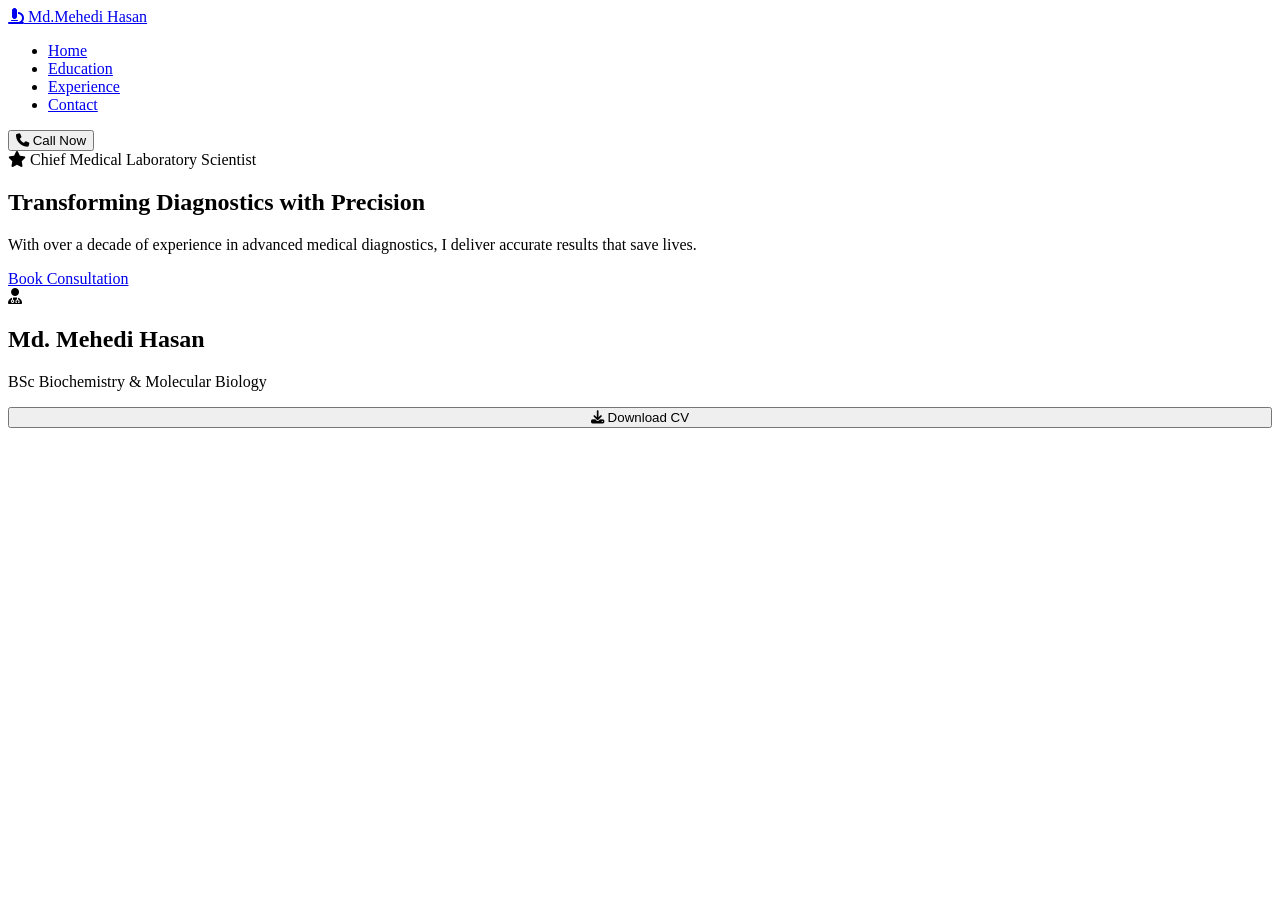
<file: index.html>
<!DOCTYPE html>
<html lang="en">
<head>
    <meta charset="UTF-8">
    <meta name="viewport" content="width=device-width, initial-scale=1.0">
    <meta name="monetag" content="8a0ac34a0cf184ed5cd16457a98d473f">
    <title>Md. Mehedi Hasan | Chief Medical Laboratory Scientist</title>
    
    <!-- SEO Meta Tags -->
    <meta name="description" content="Chief Medical Laboratory Scientist | BSc in Biochemistry & Molecular Biology | Expert in Diagnostic Technology">
    <link rel="icon" type="image/x-icon" href="data:image/svg+xml,<svg xmlns=%22http://www.w3.org/2000/svg%22 viewBox=%220 0 100 100%22><text y=%22.9em%22 font-size=%2290%22>🔬</text></svg>">
    
    <!-- Fonts & Icons -->
    <link rel="stylesheet" href="https://cdnjs.cloudflare.com/ajax/libs/font-awesome/6.4.0/css/all.min.css">
    <link href="https://fonts.googleapis.com/css2?family=Poppins:wght@300;400;500;600;700;800;900&family=Montserrat:wght@400;500;600;700;800&display=swap" rel="stylesheet">
    
    <!-- Linking External CSS -->
    <link rel="stylesheet" href="style.css">
</head>
<body>
    <div class="scanner" id="scanner"></div>
    
    <nav class="navbar">
        <div class="container nav-container">
            <a href="#" class="logo">
                <i class="fas fa-microscope logo-icon"></i>
                <span>Md.Mehedi Hasan</span>
            </a>
            <ul class="nav-links">
                <li><a href="#home">Home</a></li>
                <li><a href="#education">Education</a></li>
                <li><a href="#experience">Experience</a></li>
                <li><a href="#contact">Contact</a></li>
            </ul>
            <button class="btn btn-primary" onclick="window.location.href='tel:+8801865514622'">
                <i class="fas fa-phone"></i> Call Now
            </button>
        </div>
    </nav>

    <section id="home" class="hero">
        <div class="hero-bg"></div>
        <div class="container">
            <div class="hero-content">
                <div class="hero-text fade-in">
                    <div class="hero-subtitle"><i class="fas fa-star"></i> Chief Medical Laboratory Scientist</div>
                    <h1>Transforming Diagnostics with Precision</h1>
                    <p class="hero-description">With over a decade of experience in advanced medical diagnostics, I deliver accurate results that save lives.</p>
                    <div class="hero-buttons">
                        <a href="#contact" class="btn btn-primary">Book Consultation</a>
                    </div>
                </div>
                
                <div class="hero-visual fade-in">
                    <div class="profile-card">
                        <div class="profile-image">
                            <i class="fas fa-user-md"></i>
                        </div>
                        <h2 class="profile-name">Md. Mehedi Hasan</h2>
                        <p class="profile-title">BSc Biochemistry & Molecular Biology</p>
                        <button class="btn btn-primary" style="width: 100%;" onclick="downloadCV()">
                            <i class="fas fa-download"></i> Download CV
                        </button>
                    </div>
                </div>
            </div>
        </div>
    </section>

    <!-- Linking External JS -->
    <script src="script.js"></script>
</body>
</html>
</file>
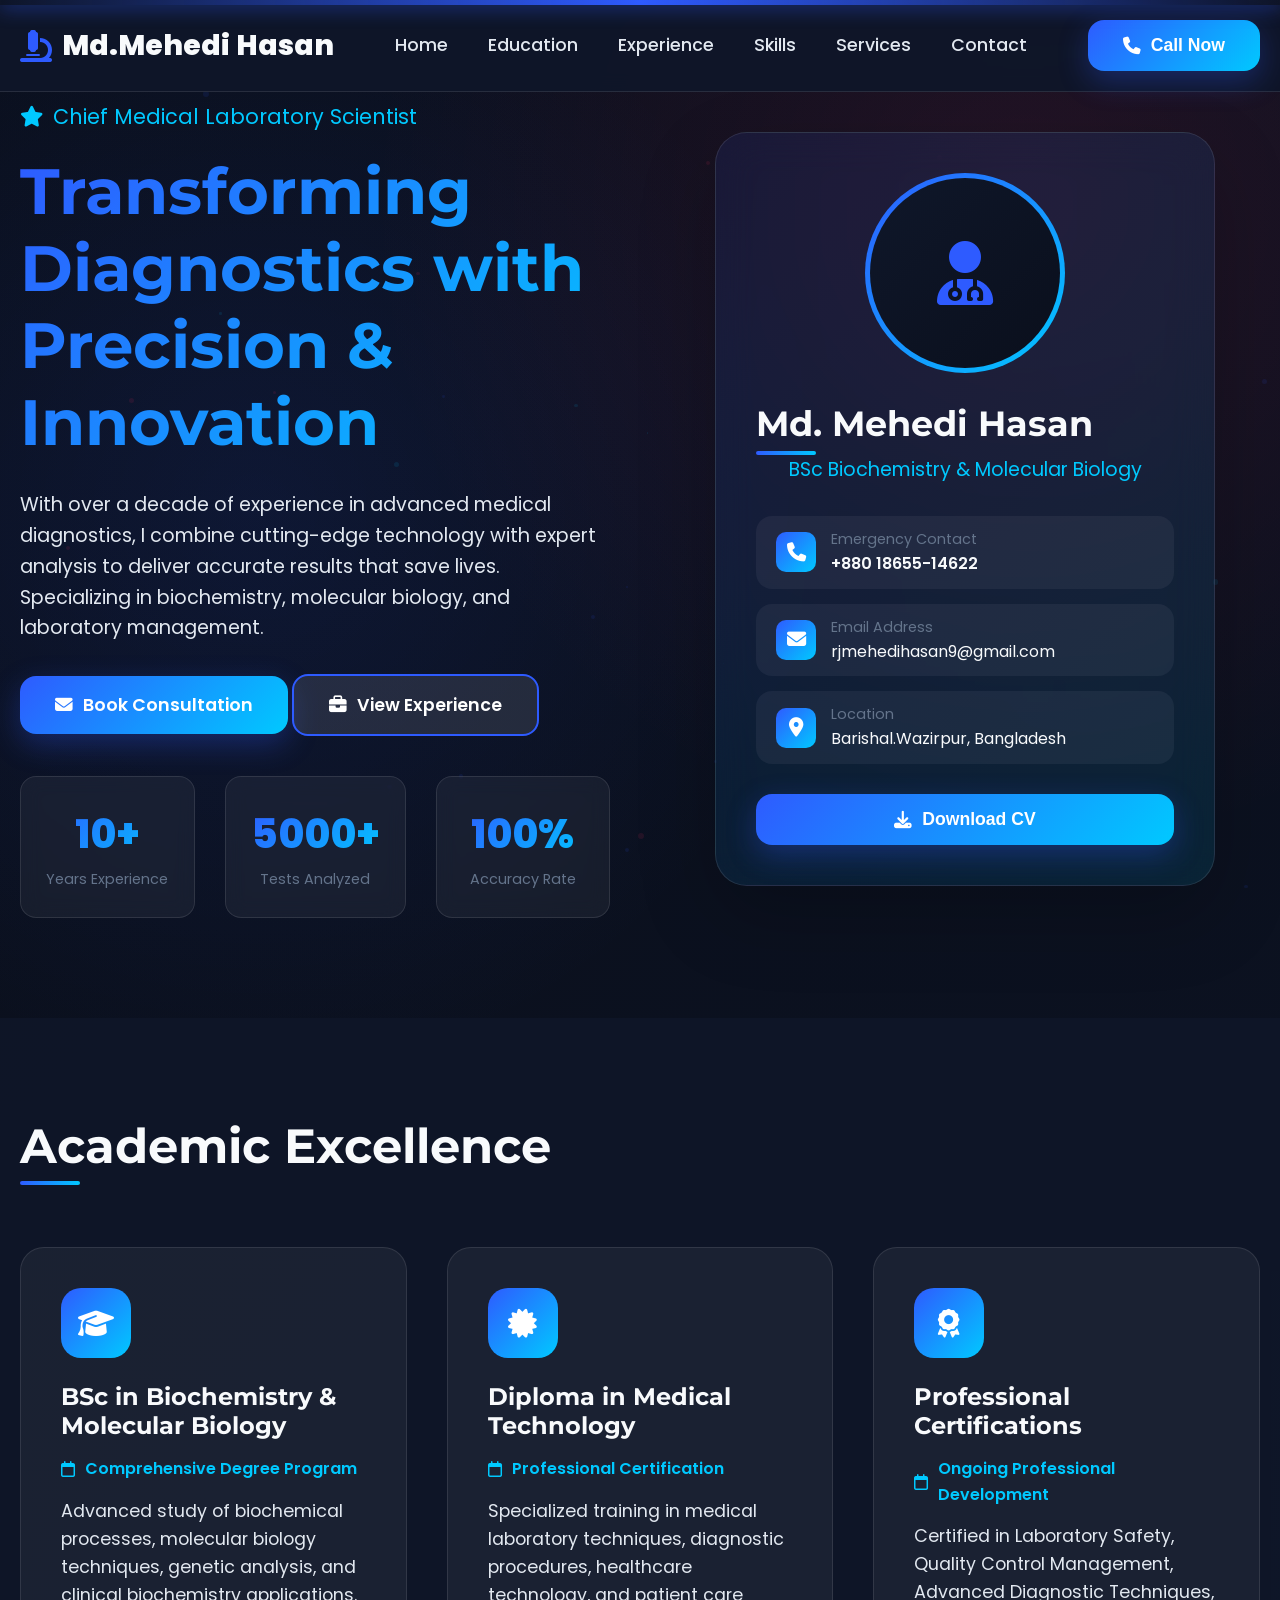
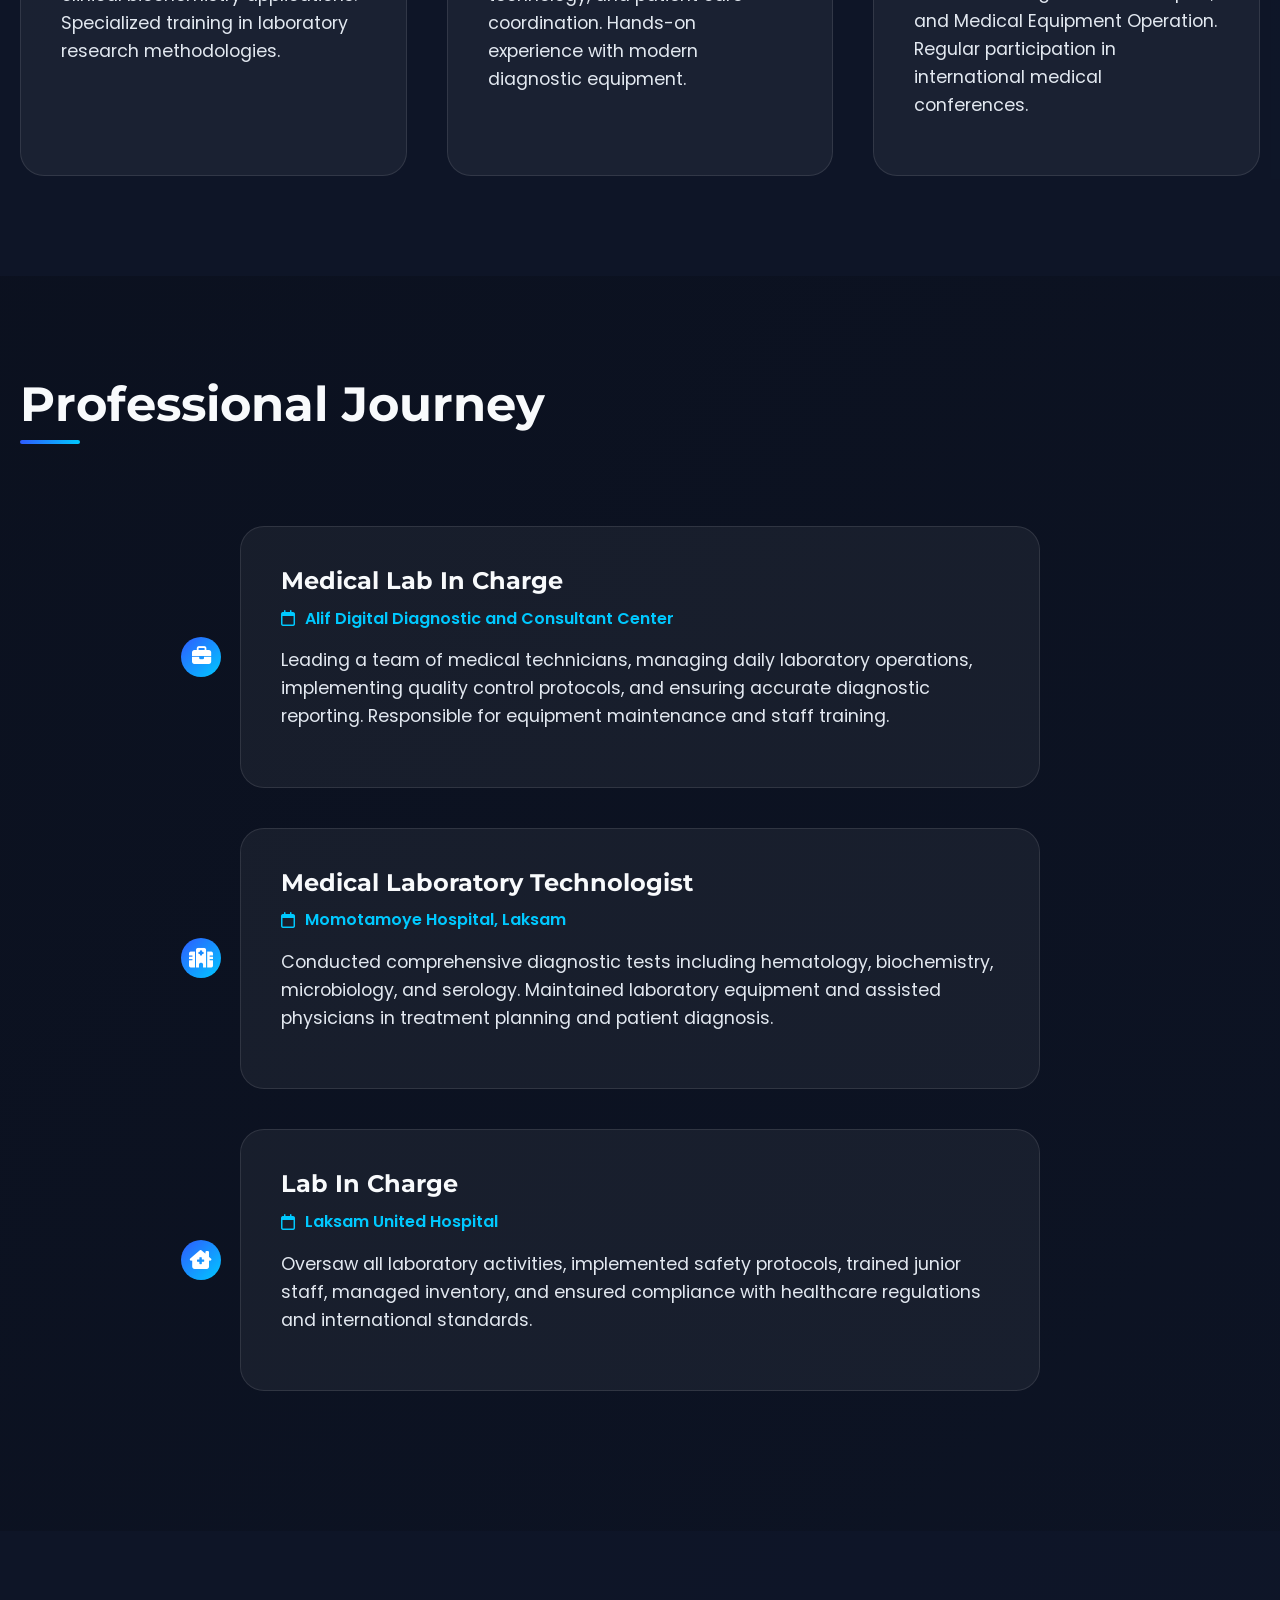
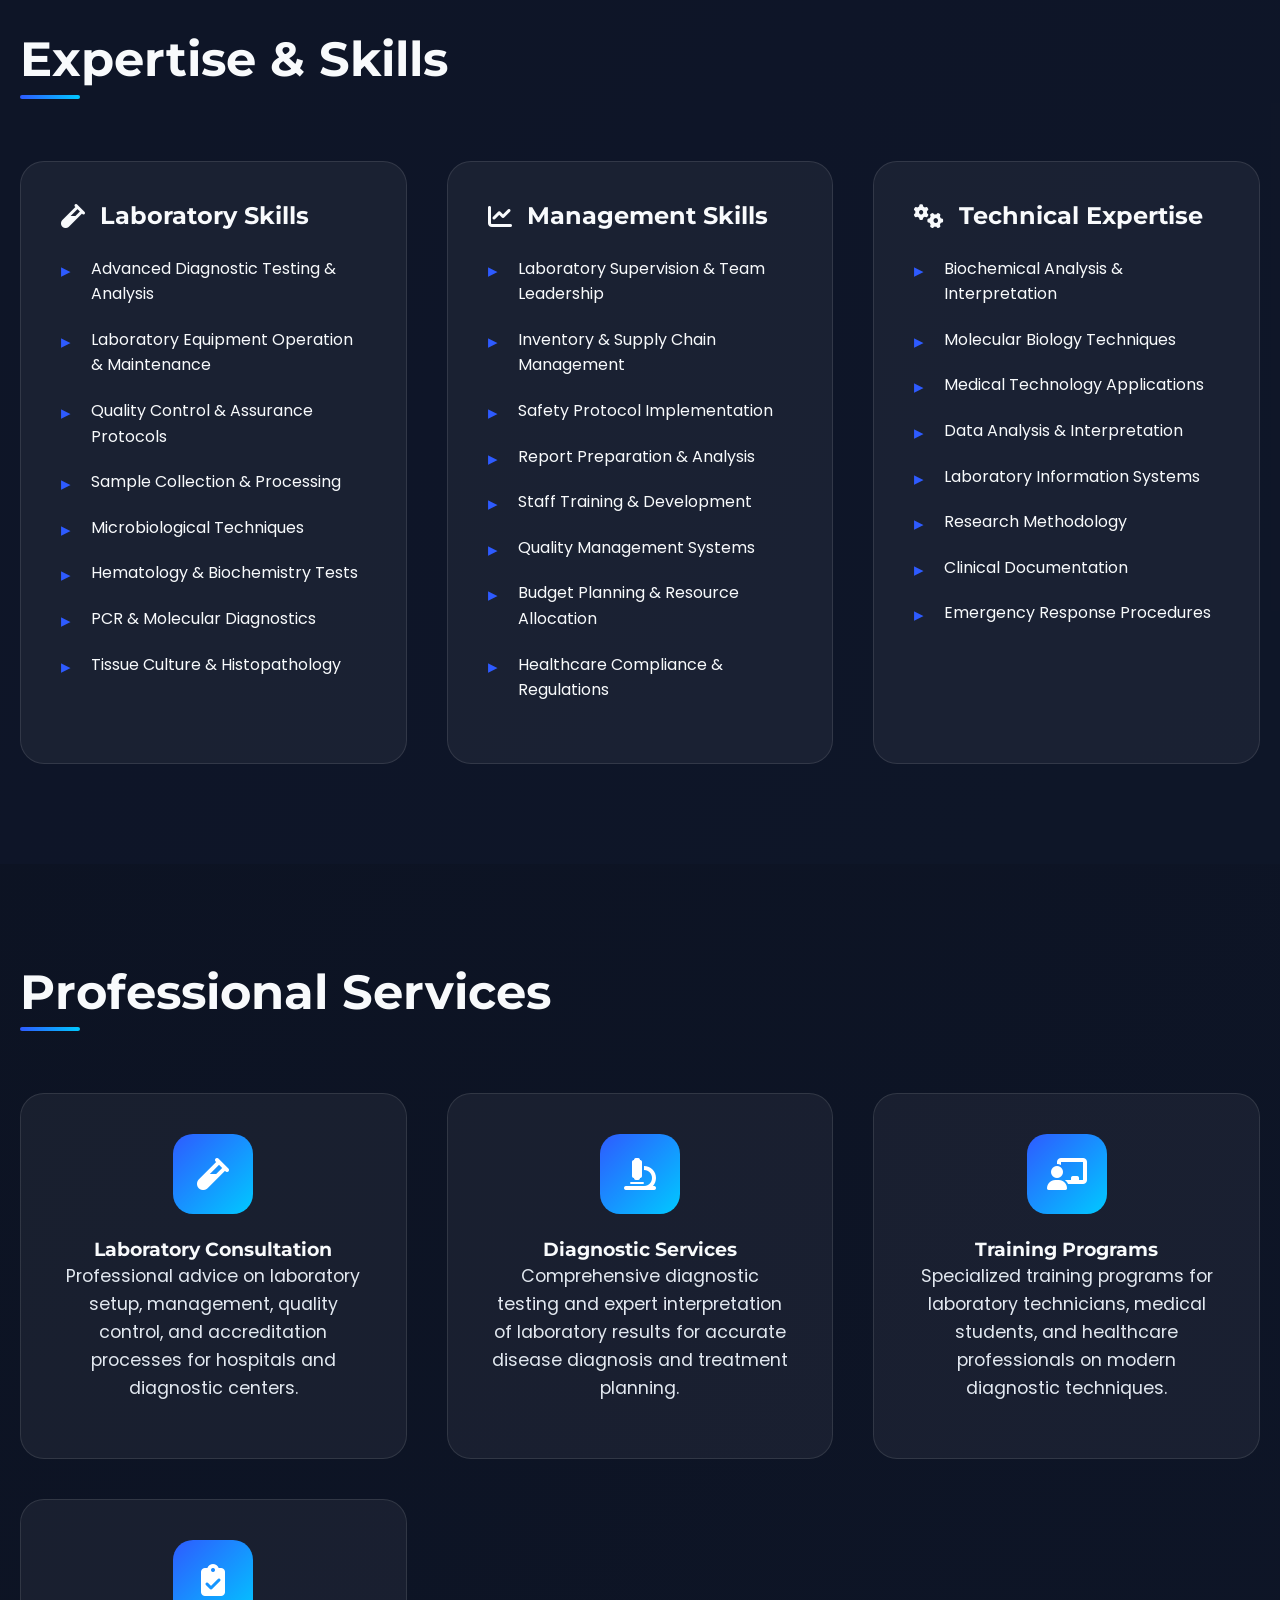
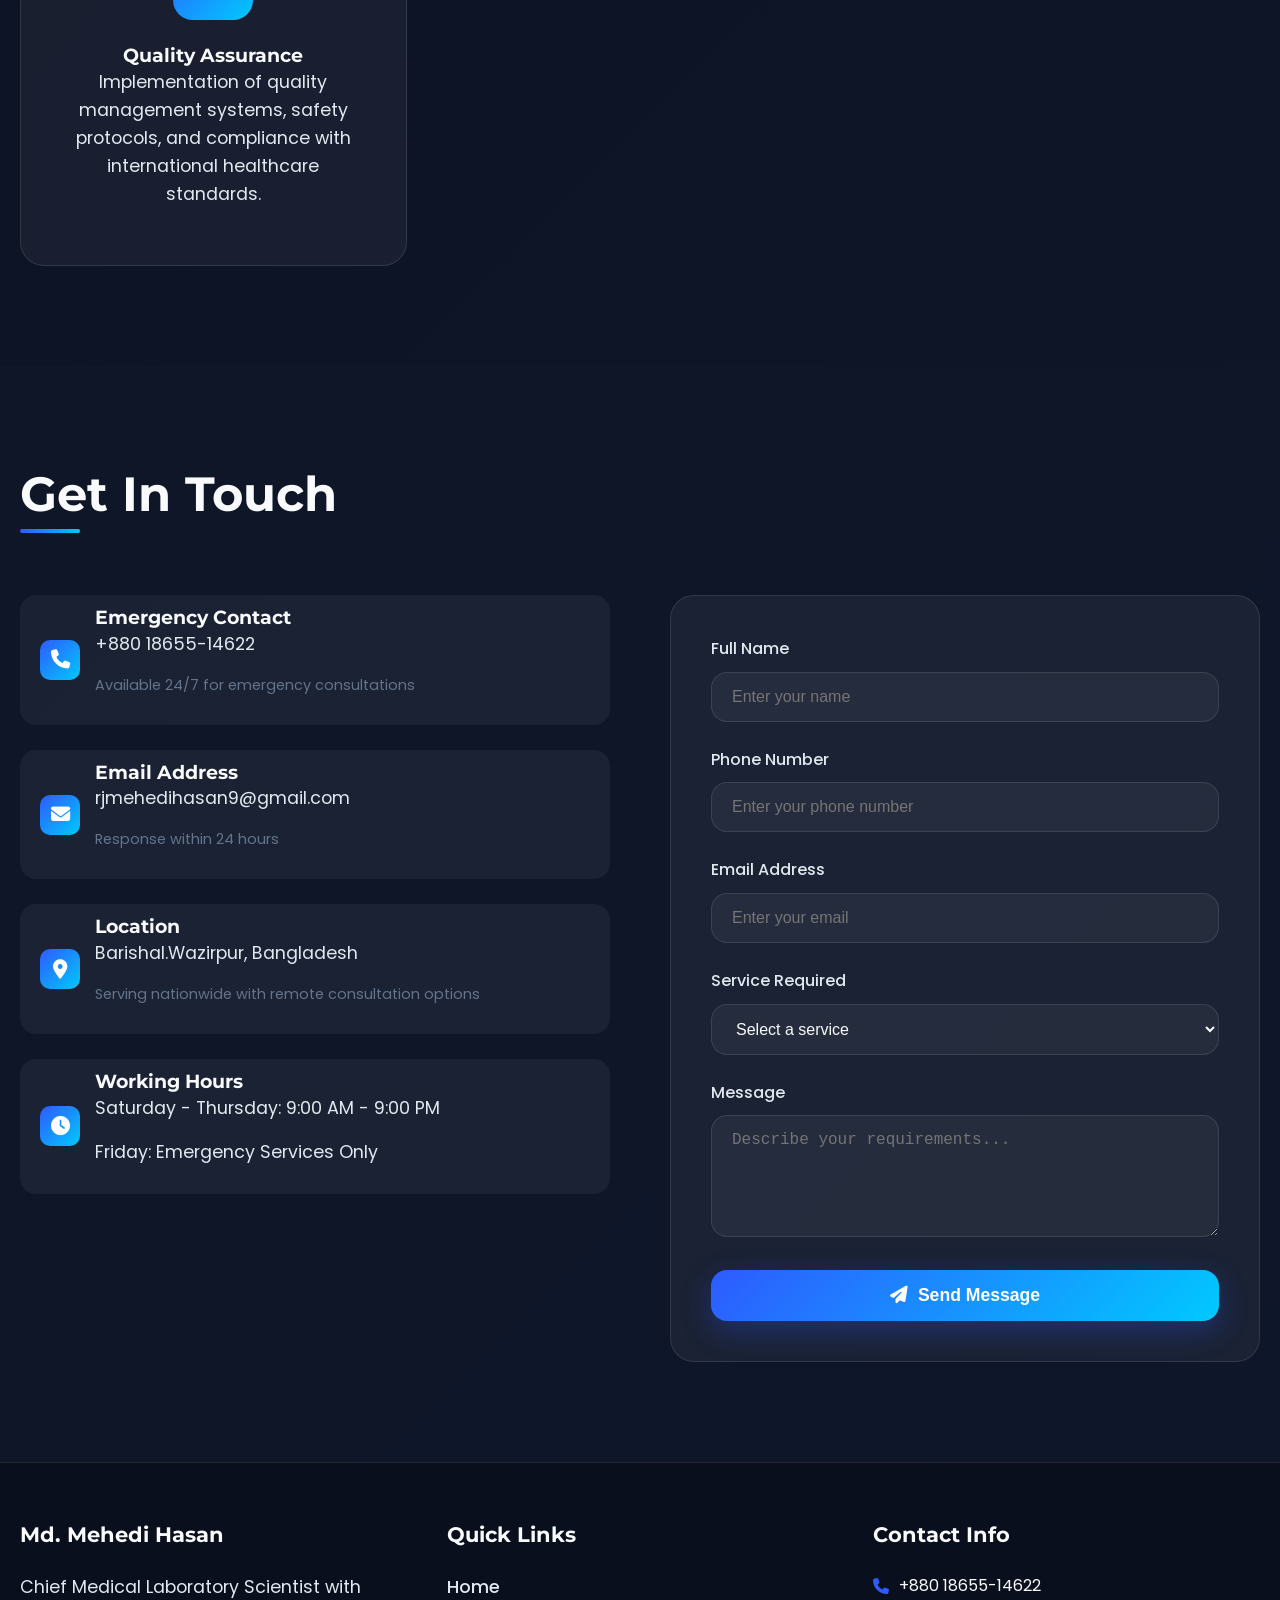
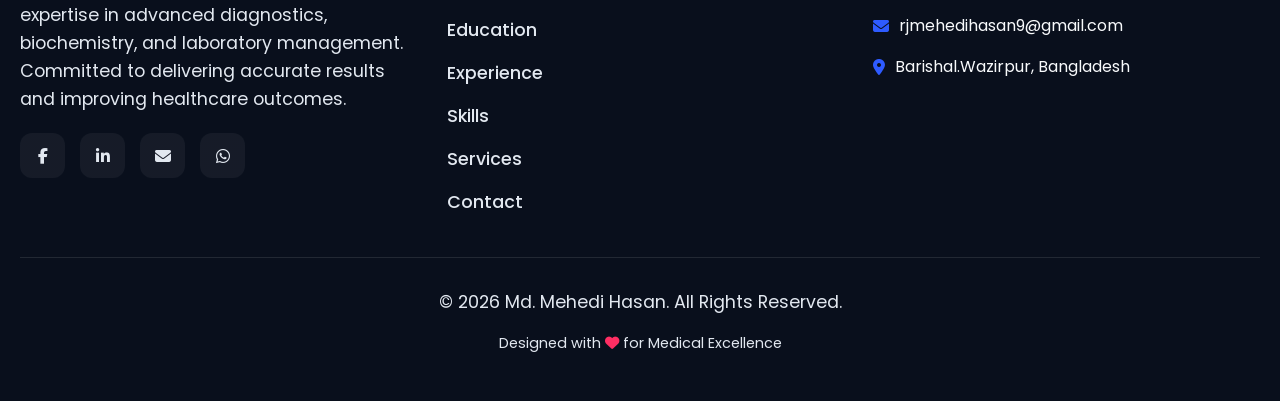
<file: mehedi-hasan.html>
<!DOCTYPE html>
<html lang="en">
<head>
     <meta name="monetag" content="8a0ac34a0cf184ed5cd16457a98d473f">
    <meta charset="UTF-8">
    <meta name="viewport" content="width=device-width, initial-scale=1.0">
    <title> Md. Mehedi Hasan | Chief Medical Laboratory Scientist</title>
    <!-- SEO Meta Tags -->
    <meta name="description" content="Chief Medical Laboratory Scientist | BSc in Biochemistry & Molecular Biology | Expert in Diagnostic Technology | 10+ Years Experience">
    <meta name="keywords" content="Medical Lab, Biochemistry, Diagnostic Center, Laboratory Scientist, Bangladesh">
    <meta name="author" content="Md. Mehedi Hasan">
    <meta property="og:title" content="Dr. Md. Mehedi Hasan - Medical Laboratory Expert">
    <meta property="og:description" content="Chief Medical Laboratory Scientist with 10+ years experience in advanced diagnostics">
    <meta property="og:type" content="website">
    <link rel="icon" type="image/x-icon" href="data:image/svg+xml,<svg xmlns=%22http://www.w3.org/2000/svg%22 viewBox=%220 0 100 100%22><text y=%22.9em%22 font-size=%2290%22>🔬</text></svg>">
    
    <!-- Fonts & Icons -->
    <link rel="stylesheet" href="https://cdnjs.cloudflare.com/ajax/libs/font-awesome/6.4.0/css/all.min.css">
    <link href="https://fonts.googleapis.com/css2?family=Poppins:wght@300;400;500;600;700;800;900&family=Montserrat:wght@400;500;600;700;800&display=swap" rel="stylesheet">
    
    <style>
        /* ===== CSS Variables ===== */
        :root {
            --primary: #2E5BFF;
            --secondary: #00C9FF;
            --accent: #FF2E63;
            --success: #00D68F;
            --warning: #FFAA00;
            --dark: #0F172A;
            --darker: #0A0F1C;
            --light: #F8FAFC;
            --gray: #64748B;
            --gray-light: #E2E8F0;
            
            --shadow: 0 10px 40px rgba(0, 0, 0, 0.1);
            --shadow-lg: 0 20px 60px rgba(0, 0, 0, 0.15);
            --shadow-xl: 0 30px 80px rgba(0, 0, 0, 0.2);
            
            --radius: 16px;
            --radius-lg: 24px;
            --radius-xl: 32px;
            
            --transition: all 0.3s cubic-bezier(0.4, 0, 0.2, 1);
            --transition-slow: all 0.5s cubic-bezier(0.4, 0, 0.2, 1);
        }
        
        /* ===== Reset & Base Styles ===== */
        * {
            margin: 0;
            padding: 0;
            box-sizing: border-box;
        }
        
        html {
            scroll-behavior: smooth;
            scroll-padding-top: 80px;
        }
        
        body {
            font-family: 'Poppins', sans-serif;
            background: linear-gradient(135deg, var(--darker) 0%, var(--dark) 100%);
            color: var(--light);
            line-height: 1.6;
            overflow-x: hidden;
            min-height: 100vh;
        }
        
        /* ===== Typography ===== */
        h1, h2, h3, h4, h5, h6 {
            font-family: 'Montserrat', sans-serif;
            font-weight: 700;
            line-height: 1.2;
        }
        
        h1 {
            font-size: clamp(2.5rem, 5vw, 4.5rem);
            background: linear-gradient(135deg, var(--primary), var(--secondary));
            -webkit-background-clip: text;
            background-clip: text;
            color: transparent;
        }
        
        h2 {
            font-size: clamp(2rem, 4vw, 3rem);
            margin-bottom: 2rem;
            position: relative;
            display: inline-block;
        }
        
        h2:after {
            content: '';
            position: absolute;
            bottom: -10px;
            left: 0;
            width: 60px;
            height: 4px;
            background: linear-gradient(90deg, var(--primary), var(--secondary));
            border-radius: 2px;
        }
        
        p {
            font-size: 1.1rem;
            color: var(--gray-light);
            margin-bottom: 1rem;
        }
        
        /* ===== Layout Components ===== */
        .container {
            max-width: 1400px;
            margin: 0 auto;
            padding: 0 20px;
        }
        
        section {
            padding: 100px 0;
            position: relative;
        }
        
        /* ===== Navigation ===== */
        .navbar {
            position: fixed;
            top: 0;
            left: 0;
            width: 100%;
            background: rgba(15, 23, 42, 0.95);
            backdrop-filter: blur(10px);
            z-index: 1000;
            padding: 20px 0;
            border-bottom: 1px solid rgba(255, 255, 255, 0.1);
        }
        
        .nav-container {
            display: flex;
            justify-content: space-between;
            align-items: center;
        }
        
        .logo {
            display: flex;
            align-items: center;
            gap: 10px;
            font-size: 1.8rem;
            font-weight: 800;
            color: var(--light);
            text-decoration: none;
        }
        
        .logo-icon {
            color: var(--primary);
            font-size: 2rem;
        }
        
        .nav-links {
            display: flex;
            gap: 40px;
            list-style: none;
        }
        
        .nav-links a {
            color: var(--gray-light);
            text-decoration: none;
            font-weight: 500;
            font-size: 1.1rem;
            transition: var(--transition);
            position: relative;
        }
        
        .nav-links a:hover {
            color: var(--primary);
        }
        
        .nav-links a:after {
            content: '';
            position: absolute;
            bottom: -5px;
            left: 0;
            width: 0;
            height: 2px;
            background: var(--primary);
            transition: var(--transition);
        }
        
        .nav-links a:hover:after {
            width: 100%;
        }
        
        /* ===== Hero Section ===== */
        .hero {
            min-height: 100vh;
            display: flex;
            align-items: center;
            position: relative;
            overflow: hidden;
        }
        
        .hero-bg {
            position: absolute;
            top: 0;
            left: 0;
            width: 100%;
            height: 100%;
            background: 
                radial-gradient(circle at 20% 50%, rgba(46, 91, 255, 0.1) 0%, transparent 50%),
                radial-gradient(circle at 80% 20%, rgba(255, 46, 99, 0.1) 0%, transparent 50%);
            z-index: -1;
        }
        
        .hero-content {
            display: grid;
            grid-template-columns: 1fr 1fr;
            gap: 60px;
            align-items: center;
        }
        
        .hero-text {
            position: relative;
            z-index: 2;
        }
        
        .hero-subtitle {
            font-size: 1.3rem;
            color: var(--secondary);
            margin-bottom: 20px;
            display: flex;
            align-items: center;
            gap: 10px;
        }
        
        .hero-description {
            font-size: 1.2rem;
            margin: 30px 0;
            max-width: 600px;
        }
        
        /* Hero Stats */
        .hero-stats {
            display: grid;
            grid-template-columns: repeat(3, 1fr);
            gap: 30px;
            margin-top: 40px;
        }
        
        .stat-item {
            text-align: center;
            padding: 25px;
            background: rgba(255, 255, 255, 0.05);
            border-radius: var(--radius);
            backdrop-filter: blur(10px);
            border: 1px solid rgba(255, 255, 255, 0.1);
            transition: var(--transition);
        }
        
        .stat-item:hover {
            transform: translateY(-10px);
            border-color: var(--primary);
            box-shadow: var(--shadow-lg);
        }
        
        .stat-number {
            font-size: 2.5rem;
            font-weight: 800;
            background: linear-gradient(135deg, var(--primary), var(--secondary));
            -webkit-background-clip: text;
            background-clip: text;
            color: transparent;
            display: block;
        }
        
        .stat-label {
            font-size: 0.9rem;
            color: var(--gray);
            margin-top: 5px;
        }
        
        /* Hero Visual */
        .hero-visual {
            position: relative;
        }
        
        .profile-container {
            position: relative;
            width: 100%;
            max-width: 500px;
            margin: 0 auto;
        }
        
        .profile-card {
            background: linear-gradient(135deg, rgba(46, 91, 255, 0.1), rgba(0, 201, 255, 0.1));
            border-radius: var(--radius-xl);
            padding: 40px;
            backdrop-filter: blur(20px);
            border: 1px solid rgba(255, 255, 255, 0.1);
            box-shadow: var(--shadow-xl);
            position: relative;
            overflow: hidden;
        }
        
        .profile-image {
            width: 200px;
            height: 200px;
            border-radius: 50%;
            margin: 0 auto 30px;
            background: linear-gradient(135deg, var(--primary), var(--secondary));
            padding: 5px;
            position: relative;
            animation: float 6s ease-in-out infinite;
        }
        
        @keyframes float {
            0%, 100% { transform: translateY(0); }
            50% { transform: translateY(-20px); }
        }
        
        .profile-image img {
            width: 100%;
            height: 100%;
            border-radius: 50%;
            object-fit: cover;
            border: 5px solid var(--dark);
        }
        
        .profile-name {
            text-align: center;
            font-size: 2.2rem;
            margin-bottom: 10px;
        }
        
        .profile-title {
            text-align: center;
            color: var(--secondary);
            font-size: 1.2rem;
            margin-bottom: 20px;
        }
        
        .profile-contact {
            display: flex;
            flex-direction: column;
            gap: 15px;
            margin-top: 30px;
        }
        
        .contact-item {
            display: flex;
            align-items: center;
            gap: 15px;
            padding: 12px 20px;
            background: rgba(255, 255, 255, 0.05);
            border-radius: var(--radius);
            transition: var(--transition);
        }
        
        .contact-item:hover {
            background: rgba(46, 91, 255, 0.1);
            transform: translateX(10px);
        }
        
        .contact-icon {
            width: 40px;
            height: 40px;
            background: linear-gradient(135deg, var(--primary), var(--secondary));
            border-radius: 10px;
            display: flex;
            align-items: center;
            justify-content: center;
            color: white;
            font-size: 1.2rem;
        }
        
        /* ===== Buttons ===== */
        .btn {
            display: inline-flex;
            align-items: center;
            justify-content: center;
            gap: 10px;
            padding: 15px 35px;
            border-radius: var(--radius);
            font-weight: 600;
            font-size: 1.1rem;
            text-decoration: none;
            transition: var(--transition);
            border: none;
            cursor: pointer;
            position: relative;
            overflow: hidden;
        }
        
        .btn-primary {
            background: linear-gradient(135deg, var(--primary), var(--secondary));
            color: white;
            box-shadow: 0 10px 30px rgba(46, 91, 255, 0.3);
        }
        
        .btn-primary:hover {
            transform: translateY(-5px);
            box-shadow: 0 20px 40px rgba(46, 91, 255, 0.4);
        }
        
        .btn-secondary {
            background: rgba(255, 255, 255, 0.1);
            color: white;
            border: 2px solid var(--primary);
        }
        
        .btn-secondary:hover {
            background: rgba(46, 91, 255, 0.1);
            transform: translateY(-5px);
        }
        
        /* ===== Education Section ===== */
        .education {
            background: rgba(15, 23, 42, 0.8);
        }
        
        .education-grid {
            display: grid;
            grid-template-columns: repeat(auto-fit, minmax(350px, 1fr));
            gap: 40px;
            margin-top: 40px;
        }
        
        .education-card {
            background: rgba(255, 255, 255, 0.05);
            border-radius: var(--radius-lg);
            padding: 40px;
            border: 1px solid rgba(255, 255, 255, 0.1);
            transition: var(--transition);
            position: relative;
            overflow: hidden;
        }
        
        .education-card:hover {
            transform: translateY(-10px);
            border-color: var(--primary);
            box-shadow: var(--shadow-lg);
        }
        
        .edu-icon {
            width: 70px;
            height: 70px;
            background: linear-gradient(135deg, var(--primary), var(--secondary));
            border-radius: 20px;
            display: flex;
            align-items: center;
            justify-content: center;
            margin-bottom: 25px;
            font-size: 1.8rem;
            color: white;
        }
        
        .edu-title {
            font-size: 1.5rem;
            margin-bottom: 15px;
            color: var(--light);
        }
        
        .edu-duration {
            color: var(--secondary);
            font-weight: 600;
            margin-bottom: 15px;
            display: flex;
            align-items: center;
            gap: 10px;
        }
        
        /* ===== Experience Section ===== */
        .experience-timeline {
            position: relative;
            max-width: 800px;
            margin: 60px auto 0;
        }
        
        .timeline-item {
            position: relative;
            padding: 40px;
            margin-bottom: 40px;
            background: rgba(255, 255, 255, 0.05);
            border-radius: var(--radius-lg);
            border: 1px solid rgba(255, 255, 255, 0.1);
            transition: var(--transition);
        }
        
        .timeline-item:hover {
            transform: translateX(10px);
            border-color: var(--primary);
            box-shadow: var(--shadow);
        }
        
        .timeline-marker {
            position: absolute;
            left: -60px;
            top: 50%;
            transform: translateY(-50%);
            width: 40px;
            height: 40px;
            background: linear-gradient(135deg, var(--primary), var(--secondary));
            border-radius: 50%;
            display: flex;
            align-items: center;
            justify-content: center;
            color: white;
            font-size: 1.2rem;
        }
        
        .timeline-content h3 {
            font-size: 1.5rem;
            margin-bottom: 10px;
            color: var(--light);
        }
        
        .timeline-period {
            color: var(--secondary);
            font-weight: 600;
            margin-bottom: 15px;
            display: flex;
            align-items: center;
            gap: 10px;
        }
        
        /* ===== Skills Section ===== */
        .skills-container {
            display: grid;
            grid-template-columns: repeat(auto-fit, minmax(300px, 1fr));
            gap: 40px;
            margin-top: 40px;
        }
        
        .skill-category {
            background: rgba(255, 255, 255, 0.05);
            border-radius: var(--radius-lg);
            padding: 40px;
            border: 1px solid rgba(255, 255, 255, 0.1);
        }
        
        .skill-category h3 {
            font-size: 1.5rem;
            margin-bottom: 25px;
            color: var(--light);
            display: flex;
            align-items: center;
            gap: 15px;
        }
        
        .skill-list {
            list-style: none;
        }
        
        .skill-item {
            margin-bottom: 20px;
            position: relative;
            padding-left: 30px;
        }
        
        .skill-item:before {
            content: '▸';
            position: absolute;
            left: 0;
            color: var(--primary);
            font-size: 1.2rem;
        }
        
        /* ===== Services Section ===== */
        .services-grid {
            display: grid;
            grid-template-columns: repeat(auto-fit, minmax(300px, 1fr));
            gap: 40px;
            margin-top: 40px;
        }
        
        .service-card {
            background: rgba(255, 255, 255, 0.05);
            border-radius: var(--radius-lg);
            padding: 40px;
            border: 1px solid rgba(255, 255, 255, 0.1);
            transition: var(--transition);
            text-align: center;
        }
        
        .service-card:hover {
            transform: translateY(-10px);
            border-color: var(--primary);
            box-shadow: var(--shadow-lg);
        }
        
        .service-icon {
            width: 80px;
            height: 80px;
            margin: 0 auto 25px;
            background: linear-gradient(135deg, var(--primary), var(--secondary));
            border-radius: 20px;
            display: flex;
            align-items: center;
            justify-content: center;
            font-size: 2rem;
            color: white;
        }
        
        /* ===== Contact Section ===== */
        .contact {
            background: rgba(15, 23, 42, 0.8);
        }
        
        .contact-grid {
            display: grid;
            grid-template-columns: 1fr 1fr;
            gap: 60px;
            margin-top: 40px;
        }
        
        .contact-info {
            display: flex;
            flex-direction: column;
            gap: 25px;
        }
        
        .contact-form {
            background: rgba(255, 255, 255, 0.05);
            border-radius: var(--radius-lg);
            padding: 40px;
            border: 1px solid rgba(255, 255, 255, 0.1);
        }
        
        .form-group {
            margin-bottom: 25px;
        }
        
        .form-group label {
            display: block;
            margin-bottom: 10px;
            color: var(--gray-light);
            font-weight: 500;
        }
        
        .form-control {
            width: 100%;
            padding: 15px 20px;
            background: rgba(255, 255, 255, 0.05);
            border: 1px solid rgba(255, 255, 255, 0.1);
            border-radius: var(--radius);
            color: var(--light);
            font-size: 1rem;
            transition: var(--transition);
        }
        
        .form-control:focus {
            outline: none;
            border-color: var(--primary);
            box-shadow: 0 0 0 3px rgba(46, 91, 255, 0.1);
        }
        
        /* ===== Footer ===== */
        .footer {
            background: rgba(10, 15, 28, 0.95);
            padding: 60px 0 30px;
            border-top: 1px solid rgba(255, 255, 255, 0.1);
        }
        
        .footer-content {
            display: grid;
            grid-template-columns: repeat(auto-fit, minmax(250px, 1fr));
            gap: 40px;
            margin-bottom: 40px;
        }
        
        .footer-section h3 {
            font-size: 1.3rem;
            margin-bottom: 25px;
            color: var(--light);
        }
        
        .social-links {
            display: flex;
            gap: 15px;
            margin-top: 20px;
        }
        
        .social-link {
            width: 45px;
            height: 45px;
            background: rgba(255, 255, 255, 0.05);
            border-radius: 12px;
            display: flex;
            align-items: center;
            justify-content: center;
            color: var(--gray-light);
            text-decoration: none;
            transition: var(--transition);
        }
        
        .social-link:hover {
            background: linear-gradient(135deg, var(--primary), var(--secondary));
            color: white;
            transform: translateY(-5px);
        }
        
        .copyright {
            text-align: center;
            padding-top: 30px;
            border-top: 1px solid rgba(255, 255, 255, 0.1);
            color: var(--gray);
        }
        
        /* ===== Animations ===== */
        .fade-in {
            opacity: 0;
            transform: translateY(30px);
            transition: var(--transition-slow);
        }
        
        .fade-in.visible {
            opacity: 1;
            transform: translateY(0);
        }
        
        /* ===== Responsive Design ===== */
        @media (max-width: 1024px) {
            .hero-content {
                grid-template-columns: 1fr;
                text-align: center;
            }
            
            .hero-stats {
                justify-content: center;
            }
            
            .contact-grid {
                grid-template-columns: 1fr;
            }
            
            .timeline-marker {
                left: -40px;
            }
        }
        
        @media (max-width: 768px) {
            section {
                padding: 60px 0;
            }
            
            .nav-links {
                display: none;
            }
            
            .hero-stats {
                grid-template-columns: 1fr;
                max-width: 300px;
                margin-left: auto;
                margin-right: auto;
            }
            
            .timeline-marker {
                display: none;
            }
            
            .education-grid,
            .services-grid,
            .skills-container {
                grid-template-columns: 1fr;
            }
        }
        
        /* ===== Floating Particles ===== */
        .particles {
            position: fixed;
            top: 0;
            left: 0;
            width: 100%;
            height: 100%;
            pointer-events: none;
            z-index: -1;
        }
        
        .particle {
            position: absolute;
            background: var(--primary);
            border-radius: 50%;
            opacity: 0.1;
        }
        
        /* ===== Medical Scanner Animation ===== */
        .scanner {
            position: fixed;
            top: 0;
            left: 0;
            width: 100%;
            height: 5px;
            background: linear-gradient(90deg, transparent, var(--primary), transparent);
            z-index: 1001;
            animation: scan 3s linear infinite;
            box-shadow: 0 0 20px var(--primary);
            display: none;
        }
        
        @keyframes scan {
            0% { top: 0; }
            100% { top: 100%; }
        }
    </style>
</head>
<body>
    <!-- Scanner Animation -->
    <div class="scanner" id="scanner"></div>
    
    <!-- Navigation -->
    <nav class="navbar">
        <div class="container nav-container">
            <a href="#" class="logo">
                <i class="fas fa-microscope logo-icon"></i>
                <span>Md.Mehedi Hasan</span>
            </a>
            
            <ul class="nav-links">
                <li><a href="#home">Home</a></li>
                <li><a href="#education">Education</a></li>
                <li><a href="#experience">Experience</a></li>
                <li><a href="#skills">Skills</a></li>
                <li><a href="#services">Services</a></li>
                <li><a href="#contact">Contact</a></li>
            </ul>
            
            <button class="btn btn-primary" onclick="window.location.href='tel:+8801865514622'">
                <i class="fas fa-phone"></i> Call Now
            </button>
        </div>
    </nav>

    <!-- Hero Section -->
    <section id="home" class="hero">
        <div class="hero-bg"></div>
        <div class="particles" id="particles"></div>
        
        <div class="container">
            <div class="hero-content">
                <div class="hero-text fade-in">
                    <div class="hero-subtitle">
                        <i class="fas fa-star"></i>
                        Chief Medical Laboratory Scientist
                    </div>
                    
                    <h1>Transforming Diagnostics with Precision & Innovation</h1>
                    
                    <p class="hero-description">
                        With over a decade of experience in advanced medical diagnostics, I combine cutting-edge technology with expert analysis to deliver accurate results that save lives. Specializing in biochemistry, molecular biology, and laboratory management.
                    </p>
                    
                    <div class="hero-buttons">
                        <a href="#contact" class="btn btn-primary">
                            <i class="fas fa-envelope"></i> Book Consultation
                        </a>
                        <a href="#experience" class="btn btn-secondary">
                            <i class="fas fa-briefcase"></i> View Experience
                        </a>
                    </div>
                    
                    <div class="hero-stats">
                        <div class="stat-item">
                            <span class="stat-number">10+</span>
                            <span class="stat-label">Years Experience</span>
                        </div>
                        <div class="stat-item">
                            <span class="stat-number">5000+</span>
                            <span class="stat-label">Tests Analyzed</span>
                        </div>
                        <div class="stat-item">
                            <span class="stat-number">100%</span>
                            <span class="stat-label">Accuracy Rate</span>
                        </div>
                    </div>
                </div>
                
                <div class="hero-visual fade-in">
                    <div class="profile-container">
                        <div class="profile-card">
                            <div class="profile-image">
                                <!-- Replace with your image -->
                                <div style="width: 100%; height: 100%; background: linear-gradient(135deg, var(--dark), var(--darker)); border-radius: 50%; display: flex; align-items: center; justify-content: center; font-size: 4rem; color: var(--primary);">
                                    <i class="fas fa-user-md"></i>
                                </div>
                            </div>
                            
                            <h2 class="profile-name"> Md. Mehedi Hasan</h2>
                            <p class="profile-title">BSc Biochemistry & Molecular Biology</p>
                            
                            <div class="profile-contact">
                                <div class="contact-item">
                                    <div class="contact-icon">
                                        <i class="fas fa-phone"></i>
                                    </div>
                                    <div>
                                        <div style="font-size: 0.9rem; color: var(--gray);">Emergency Contact</div>
                                        <div style="font-weight: 600;">+880 18655-14622</div>
                                    </div>
                                </div>
                                
                                <div class="contact-item">
                                    <div class="contact-icon">
                                        <i class="fas fa-envelope"></i>
                                    </div>
                                    <div>
                                        <div style="font-size: 0.9rem; color: var(--gray);">Email Address</div>
                                        <div>rjmehedihasan9@gmail.com</div>
                                    </div>
                                </div>
                                
                                <div class="contact-item">
                                    <div class="contact-icon">
                                        <i class="fas fa-map-marker-alt"></i>
                                    </div>
                                    <div>
                                        <div style="font-size: 0.9rem; color: var(--gray);">Location</div>
                                        <div>Barishal.Wazirpur, Bangladesh</div>
                                    </div>
                                </div>
                            </div>
                            
                            <button class="btn btn-primary" style="width: 100%; margin-top: 30px;" onclick="downloadCV()">
                                <i class="fas fa-download"></i> Download CV
                            </button>
                        </div>
                    </div>
                </div>
            </div>
        </div>
    </section>

    <!-- Education Section -->
    <section id="education" class="education">
        <div class="container">
            <h2 class="fade-in">Academic Excellence</h2>
            
            <div class="education-grid">
                <div class="education-card fade-in">
                    <div class="edu-icon">
                        <i class="fas fa-graduation-cap"></i>
                    </div>
                    <h3 class="edu-title">BSc in Biochemistry & Molecular Biology</h3>
                    <div class="edu-duration">
                        <i class="far fa-calendar"></i>
                        Comprehensive Degree Program
                    </div>
                    <p>Advanced study of biochemical processes, molecular biology techniques, genetic analysis, and clinical biochemistry applications. Specialized training in laboratory research methodologies.</p>
                </div>
                
                <div class="education-card fade-in">
                    <div class="edu-icon">
                        <i class="fas fa-certificate"></i>
                    </div>
                    <h3 class="edu-title">Diploma in Medical Technology</h3>
                    <div class="edu-duration">
                        <i class="far fa-calendar"></i>
                        Professional Certification
                    </div>
                    <p>Specialized training in medical laboratory techniques, diagnostic procedures, healthcare technology, and patient care coordination. Hands-on experience with modern diagnostic equipment.</p>
                </div>
                
                <div class="education-card fade-in">
                    <div class="edu-icon">
                        <i class="fas fa-award"></i>
                    </div>
                    <h3 class="edu-title">Professional Certifications</h3>
                    <div class="edu-duration">
                        <i class="far fa-calendar"></i>
                        Ongoing Professional Development
                    </div>
                    <p>Certified in Laboratory Safety, Quality Control Management, Advanced Diagnostic Techniques, and Medical Equipment Operation. Regular participation in international medical conferences.</p>
                </div>
            </div>
        </div>
    </section>

    <!-- Experience Section -->
    <section id="experience">
        <div class="container">
            <h2 class="fade-in">Professional Journey</h2>
            
            <div class="experience-timeline">
                <div class="timeline-item fade-in">
                    <div class="timeline-marker">
                        <i class="fas fa-briefcase"></i>
                    </div>
                    <div class="timeline-content">
                        <h3>Medical Lab In Charge</h3>
                        <div class="timeline-period">
                            <i class="far fa-calendar"></i>
                            Alif Digital Diagnostic and Consultant Center
                        </div>
                        <p>Leading a team of medical technicians, managing daily laboratory operations, implementing quality control protocols, and ensuring accurate diagnostic reporting. Responsible for equipment maintenance and staff training.</p>
                    </div>
                </div>
                
                <div class="timeline-item fade-in">
                    <div class="timeline-marker">
                        <i class="fas fa-hospital"></i>
                    </div>
                    <div class="timeline-content">
                        <h3>Medical Laboratory Technologist</h3>
                        <div class="timeline-period">
                            <i class="far fa-calendar"></i>
                            Momotamoye Hospital, Laksam
                        </div>
                        <p>Conducted comprehensive diagnostic tests including hematology, biochemistry, microbiology, and serology. Maintained laboratory equipment and assisted physicians in treatment planning and patient diagnosis.</p>
                    </div>
                </div>
                
                <div class="timeline-item fade-in">
                    <div class="timeline-marker">
                        <i class="fas fa-clinic-medical"></i>
                    </div>
                    <div class="timeline-content">
                        <h3>Lab In Charge</h3>
                        <div class="timeline-period">
                            <i class="far fa-calendar"></i>
                            Laksam United Hospital
                        </div>
                        <p>Oversaw all laboratory activities, implemented safety protocols, trained junior staff, managed inventory, and ensured compliance with healthcare regulations and international standards.</p>
                    </div>
                </div>
            </div>
        </div>
    </section>

    <!-- Skills Section -->
    <section id="skills" class="education">
        <div class="container">
            <h2 class="fade-in">Expertise & Skills</h2>
            
            <div class="skills-container">
                <div class="skill-category fade-in">
                    <h3>
                        <i class="fas fa-vial"></i>
                        Laboratory Skills
                    </h3>
                    <ul class="skill-list">
                        <li class="skill-item">Advanced Diagnostic Testing & Analysis</li>
                        <li class="skill-item">Laboratory Equipment Operation & Maintenance</li>
                        <li class="skill-item">Quality Control & Assurance Protocols</li>
                        <li class="skill-item">Sample Collection & Processing</li>
                        <li class="skill-item">Microbiological Techniques</li>
                        <li class="skill-item">Hematology & Biochemistry Tests</li>
                        <li class="skill-item">PCR & Molecular Diagnostics</li>
                        <li class="skill-item">Tissue Culture & Histopathology</li>
                    </ul>
                </div>
                
                <div class="skill-category fade-in">
                    <h3>
                        <i class="fas fa-chart-line"></i>
                        Management Skills
                    </h3>
                    <ul class="skill-list">
                        <li class="skill-item">Laboratory Supervision & Team Leadership</li>
                        <li class="skill-item">Inventory & Supply Chain Management</li>
                        <li class="skill-item">Safety Protocol Implementation</li>
                        <li class="skill-item">Report Preparation & Analysis</li>
                        <li class="skill-item">Staff Training & Development</li>
                        <li class="skill-item">Quality Management Systems</li>
                        <li class="skill-item">Budget Planning & Resource Allocation</li>
                        <li class="skill-item">Healthcare Compliance & Regulations</li>
                    </ul>
                </div>
                
                <div class="skill-category fade-in">
                    <h3>
                        <i class="fas fa-cogs"></i>
                        Technical Expertise
                    </h3>
                    <ul class="skill-list">
                        <li class="skill-item">Biochemical Analysis & Interpretation</li>
                        <li class="skill-item">Molecular Biology Techniques</li>
                        <li class="skill-item">Medical Technology Applications</li>
                        <li class="skill-item">Data Analysis & Interpretation</li>
                        <li class="skill-item">Laboratory Information Systems</li>
                        <li class="skill-item">Research Methodology</li>
                        <li class="skill-item">Clinical Documentation</li>
                        <li class="skill-item">Emergency Response Procedures</li>
                    </ul>
                </div>
            </div>
        </div>
    </section>

    <!-- Services Section -->
    <section id="services">
        <div class="container">
            <h2 class="fade-in">Professional Services</h2>
            
            <div class="services-grid">
                <div class="service-card fade-in">
                    <div class="service-icon">
                        <i class="fas fa-vial"></i>
                    </div>
                    <h3>Laboratory Consultation</h3>
                    <p>Professional advice on laboratory setup, management, quality control, and accreditation processes for hospitals and diagnostic centers.</p>
                </div>
                
                <div class="service-card fade-in">
                    <div class="service-icon">
                        <i class="fas fa-microscope"></i>
                    </div>
                    <h3>Diagnostic Services</h3>
                    <p>Comprehensive diagnostic testing and expert interpretation of laboratory results for accurate disease diagnosis and treatment planning.</p>
                </div>
                
                <div class="service-card fade-in">
                    <div class="service-icon">
                        <i class="fas fa-chalkboard-teacher"></i>
                    </div>
                    <h3>Training Programs</h3>
                    <p>Specialized training programs for laboratory technicians, medical students, and healthcare professionals on modern diagnostic techniques.</p>
                </div>
                
                <div class="service-card fade-in">
                    <div class="service-icon">
                        <i class="fas fa-clipboard-check"></i>
                    </div>
                    <h3>Quality Assurance</h3>
                    <p>Implementation of quality management systems, safety protocols, and compliance with international healthcare standards.</p>
                </div>
            </div>
        </div>
    </section>

    <!-- Contact Section -->
    <section id="contact" class="contact">
        <div class="container">
            <h2 class="fade-in">Get In Touch</h2>
            
            <div class="contact-grid">
                <div class="contact-info fade-in">
                    <div class="contact-item">
                        <div class="contact-icon">
                            <i class="fas fa-phone"></i>
                        </div>
                        <div>
                            <h3>Emergency Contact</h3>
                            <p>+880 18655-14622</p>
                            <p style="font-size: 0.9rem; color: var(--gray);">Available 24/7 for emergency consultations</p>
                        </div>
                    </div>
                    
                    <div class="contact-item">
                        <div class="contact-icon">
                            <i class="fas fa-envelope"></i>
                        </div>
                        <div>
                            <h3>Email Address</h3>
                            <p>rjmehedihasan9@gmail.com</p>
                            <p style="font-size: 0.9rem; color: var(--gray);">Response within 24 hours</p>
                        </div>
                    </div>
                    
                    <div class="contact-item">
                        <div class="contact-icon">
                            <i class="fas fa-map-marker-alt"></i>
                        </div>
                        <div>
                            <h3>Location</h3>
                            <p>Barishal.Wazirpur, Bangladesh</p>
                            <p style="font-size: 0.9rem; color: var(--gray);">Serving nationwide with remote consultation options</p>
                        </div>
                    </div>
                    
                    <div class="contact-item">
                        <div class="contact-icon">
                            <i class="fas fa-clock"></i>
                        </div>
                        <div>
                            <h3>Working Hours</h3>
                            <p>Saturday - Thursday: 9:00 AM - 9:00 PM</p>
                            <p>Friday: Emergency Services Only</p>
                        </div>
                    </div>
                </div>
                
                <div class="contact-form fade-in">
                    <form id="contactForm">
                        <div class="form-group">
                            <label for="name">Full Name</label>
                            <input type="text" id="name" class="form-control" placeholder="Enter your name" required>
                        </div>
                        
                        <div class="form-group">
                            <label for="phone">Phone Number</label>
                            <input type="tel" id="phone" class="form-control" placeholder="Enter your phone number" required>
                        </div>
                        
                        <div class="form-group">
                            <label for="email">Email Address</label>
                            <input type="email" id="email" class="form-control" placeholder="Enter your email" required>
                        </div>
                        
                        <div class="form-group">
                            <label for="service">Service Required</label>
                            <select id="service" class="form-control" required>
                                <option value="">Select a service</option>
                                <option value="consultation">Laboratory Consultation</option>
                                <option value="diagnostic">Diagnostic Services</option>
                                <option value="training">Training Program</option>
                                <option value="qa">Quality Assurance</option>
                                <option value="other">Other Services</option>
                            </select>
                        </div>
                        
                        <div class="form-group">
                            <label for="message">Message</label>
                            <textarea id="message" class="form-control" rows="5" placeholder="Describe your requirements..." required></textarea>
                        </div>
                        
                        <button type="submit" class="btn btn-primary" style="width: 100%;">
                            <i class="fas fa-paper-plane"></i> Send Message
                        </button>
                    </form>
                </div>
            </div>
        </div>
    </section>

    <!-- Footer -->
    <footer class="footer">
        <div class="container">
            <div class="footer-content">
                <div class="footer-section">
                    <h3> Md. Mehedi Hasan</h3>
                    <p>Chief Medical Laboratory Scientist with expertise in advanced diagnostics, biochemistry, and laboratory management. Committed to delivering accurate results and improving healthcare outcomes.</p>
                    <div class="social-links">
                        <a href="https://facebook.com" class="social-link">
                            <i class="fab fa-facebook-f"></i>
                        </a>
                        <a href="https://linkedin.com" class="social-link">
                            <i class="fab fa-linkedin-in"></i>
                        </a>
                        <a href="mailto:rjmehedihasan9@gmail.com" class="social-link">
                            <i class="fas fa-envelope"></i>
                        </a>
                        <a href="https://wa.me/8801865514622" class="social-link">
                            <i class="fab fa-whatsapp"></i>
                        </a>
                    </div>
                </div>
                
                <div class="footer-section">
                    <h3>Quick Links</h3>
                    <ul class="nav-links" style="flex-direction: column; gap: 15px;">
                        <li><a href="#home">Home</a></li>
                        <li><a href="#education">Education</a></li>
                        <li><a href="#experience">Experience</a></li>
                        <li><a href="#skills">Skills</a></li>
                        <li><a href="#services">Services</a></li>
                        <li><a href="#contact">Contact</a></li>
                    </ul>
                </div>
                
                <div class="footer-section">
                    <h3>Contact Info</h3>
                    <div style="display: flex; flex-direction: column; gap: 15px;">
                        <div style="display: flex; align-items: center; gap: 10px;">
                            <i class="fas fa-phone" style="color: var(--primary);"></i>
                            <span>+880 18655-14622</span>
                        </div>
                        <div style="display: flex; align-items: center; gap: 10px;">
                            <i class="fas fa-envelope" style="color: var(--primary);"></i>
                            <span>rjmehedihasan9@gmail.com</span>
                        </div>
                        <div style="display: flex; align-items: center; gap: 10px;">
                            <i class="fas fa-map-marker-alt" style="color: var(--primary);"></i>
                            <span>Barishal.Wazirpur, Bangladesh</span>
                        </div>
                    </div>
                </div>
            </div>
            
            <div class="copyright">
                <p>&copy; 2026 Md. Mehedi Hasan. All Rights Reserved.</p>
                <p style="font-size: 0.9rem; margin-top: 10px;">Designed with <i class="fas fa-heart" style="color: var(--accent);"></i> for Medical Excellence</p>
            </div>
        </div>
    </footer>

    <!-- JavaScript -->
    <script>
        // Initialize variables
        let particlesInitialized = false;
        let scannerActive = false;
        
        // Initialize particles
        function initParticles() {
            if (particlesInitialized) return;
            
            const particlesContainer = document.getElementById('particles');
            const particleCount = 50;
            
            for (let i = 0; i < particleCount; i++) {
                const particle = document.createElement('div');
                particle.className = 'particle';
                
                // Random properties
                const size = Math.random() * 5 + 1;
                const posX = Math.random() * 100;
                const posY = Math.random() * 100;
                const duration = Math.random() * 20 + 10;
                const delay = Math.random() * 5;
                
                // Set styles
                particle.style.width = `${size}px`;
                particle.style.height = `${size}px`;
                particle.style.left = `${posX}%`;
                particle.style.top = `${posY}%`;
                particle.style.animationDuration = `${duration}s`;
                particle.style.animationDelay = `${delay}s`;
                particle.style.animation = `float ${duration}s ease-in-out infinite`;
                
                // Random color
                const colors = ['var(--primary)', 'var(--secondary)', 'var(--accent)'];
                particle.style.background = colors[Math.floor(Math.random() * colors.length)];
                
                particlesContainer.appendChild(particle);
            }
            
            particlesInitialized = true;
        }
        
        // Scroll animations
        function handleScrollAnimations() {
            const fadeElements = document.querySelectorAll('.fade-in');
            
            fadeElements.forEach(element => {
                const elementTop = element.getBoundingClientRect().top;
                const elementVisible = 150;
                
                if (elementTop < window.innerHeight - elementVisible) {
                    element.classList.add('visible');
                }
            });
        }
        
        // Scanner animation
        function startScanner() {
            if (scannerActive) return;
            
            const scanner = document.getElementById('scanner');
            scanner.style.display = 'block';
            
            setTimeout(() => {
                scanner.style.display = 'none';
                scannerActive = false;
            }, 3000);
            
            scannerActive = true;
        }
        
        // Download CV function
        function downloadCV() {
            startScanner();
            
            // Create virtual CV
            const cvContent = `
                 MD. MEHEDI HASAN
                Chief Medical Laboratory Scientist
                
                CONTACT INFORMATION
                Phone: +880 18655-14622
                Email: rjmehedihasan9@gmail.com
                Location: Cumilla, Bangladesh
                
                EDUCATION
                • BSc in Biochemistry & Molecular Biology
                • Diploma in Medical Technology
                
                PROFESSIONAL EXPERIENCE
                • Medical Lab In Charge - Alif Digital Diagnostic Center
                • Medical Laboratory Technologist - Momotamoye Hospital
                • Lab In Charge - Laksam United Hospital
                
                SKILLS
                • Advanced Diagnostic Testing
                • Laboratory Management
                • Quality Control
                • Staff Training
                • Equipment Maintenance
                
                SERVICES
                • Laboratory Consultation
                • Diagnostic Services
                • Training Programs
                • Quality Assurance
            `;
            
            // Create download link
            const blob = new Blob([cvContent], { type: 'text/plain' });
            const url = URL.createObjectURL(blob);
            const a = document.createElement('a');
            a.href = url;
            a.download = 'Dr_Mehedi_Hasan_CV.txt';
            document.body.appendChild(a);
            a.click();
            document.body.removeChild(a);
            URL.revokeObjectURL(url);
            
            // Show notification
            showNotification('CV downloaded successfully!');
        }
        
        // Contact form submission
        document.getElementById('contactForm').addEventListener('submit', function(e) {
            e.preventDefault();
            startScanner();
            
            // Get form values
            const formData = {
                name: document.getElementById('name').value,
                phone: document.getElementById('phone').value,
                email: document.getElementById('email').value,
                service: document.getElementById('service').value,
                message: document.getElementById('message').value
            };
            
            // Here you would normally send this to a server
            // For demo, we'll just show a success message
            showNotification(`Thank you ${formData.name}! Your message has been sent. I'll contact you within 24 hours.`);
            
            // Reset form
            this.reset();
            
            // Send WhatsApp notification (demo)
            const whatsappMessage = `New Consultation Request from ${formData.name} (${formData.phone}) - Service: ${formData.service}`;
            const whatsappUrl = `https://wa.me/8801865514622?text=${encodeURIComponent(whatsappMessage)}`;
            
            // Open WhatsApp in new tab
            setTimeout(() => {
                window.open(whatsappUrl, '_blank');
            }, 1000);
        });
        
        // Show notification
        function showNotification(message) {
            // Create notification element
            const notification = document.createElement('div');
            notification.style.cssText = `
                position: fixed;
                top: 20px;
                right: 20px;
                background: linear-gradient(135deg, var(--primary), var(--secondary));
                color: white;
                padding: 20px 30px;
                border-radius: var(--radius);
                box-shadow: var(--shadow-lg);
                z-index: 9999;
                animation: slideIn 0.3s ease-out;
                max-width: 400px;
                font-weight: 500;
            `;
            
            notification.textContent = message;
            document.body.appendChild(notification);
            
            // Remove after 5 seconds
            setTimeout(() => {
                notification.style.animation = 'slideOut 0.3s ease-in';
                setTimeout(() => {
                    document.body.removeChild(notification);
                }, 300);
            }, 5000);
        }
        
        // Add CSS for animations
        const style = document.createElement('style');
        style.textContent = `
            @keyframes float {
                0%, 100% { transform: translate(0, 0) rotate(0deg); }
                25% { transform: translate(20px, -20px) rotate(90deg); }
                50% { transform: translate(0, -40px) rotate(180deg); }
                75% { transform: translate(-20px, -20px) rotate(270deg); }
            }
            
            @keyframes slideIn {
                from { transform: translateX(100%); opacity: 0; }
                to { transform: translateX(0); opacity: 1; }
            }
            
            @keyframes slideOut {
                from { transform: translateX(0); opacity: 1; }
                to { transform: translateX(100%); opacity: 0; }
            }
        `;
        document.head.appendChild(style);
        
        // Initialize everything when page loads
        window.addEventListener('load', function() {
            initParticles();
            handleScrollAnimations();
            
            // Start scanner animation
            setTimeout(startScanner, 1000);
            
            // Add click sound effect to buttons
            const buttons = document.querySelectorAll('.btn, .contact-item, .service-card');
            buttons.forEach(button => {
                button.addEventListener('click', function() {
                    const audio = new Audio('https://assets.mixkit.co/sfx/preview/mixkit-select-click-1109.mp3');
                    audio.volume = 0.3;
                    audio.play().catch(e => console.log("Audio error"));
                });
            });
        });
        
        // Handle scroll events
        window.addEventListener('scroll', handleScrollAnimations);
        
        // Handle resize events
        window.addEventListener('resize', handleScrollAnimations);
        
        // Smooth scrolling for navigation links
        document.querySelectorAll('a[href^="#"]').forEach(anchor => {
            anchor.addEventListener('click', function(e) {
                e.preventDefault();
                
                const targetId = this.getAttribute('href');
                if (targetId === '#') return;
                
                const targetElement = document.querySelector(targetId);
                if (targetElement) {
                    window.scrollTo({
                        top: targetElement.offsetTop - 80,
                        behavior: 'smooth'
                    });
                }
            });
        });
    </script>
</body>
</html>
</file>
<file: style.css>
document.addEventListener('DOMContentLoaded', () => {
    // Scroll Animation (Fade In)
    const observerOptions = {
        threshold: 0.1
    };

    const observer = new IntersectionObserver((entries) => {
        entries.forEach(entry => {
            if (entry.isIntersecting) {
                entry.target.classList.add('visible');
            }
        });
    }, observerOptions);

    document.querySelectorAll('.fade-in').forEach(el => {
        observer.observe(el);
    });

    // Mobile Navigation (Optional functionality can be added here)
    console.log("Portfolio of Md. Mehedi Hasan loaded successfully.");
});

// Download CV Function
function downloadCV() {
    // Apnar CV file-er link ekhane diben
    alert("CV download process starting...");
    // window.location.href = 'your-cv-file.pdf';
}
</file>
